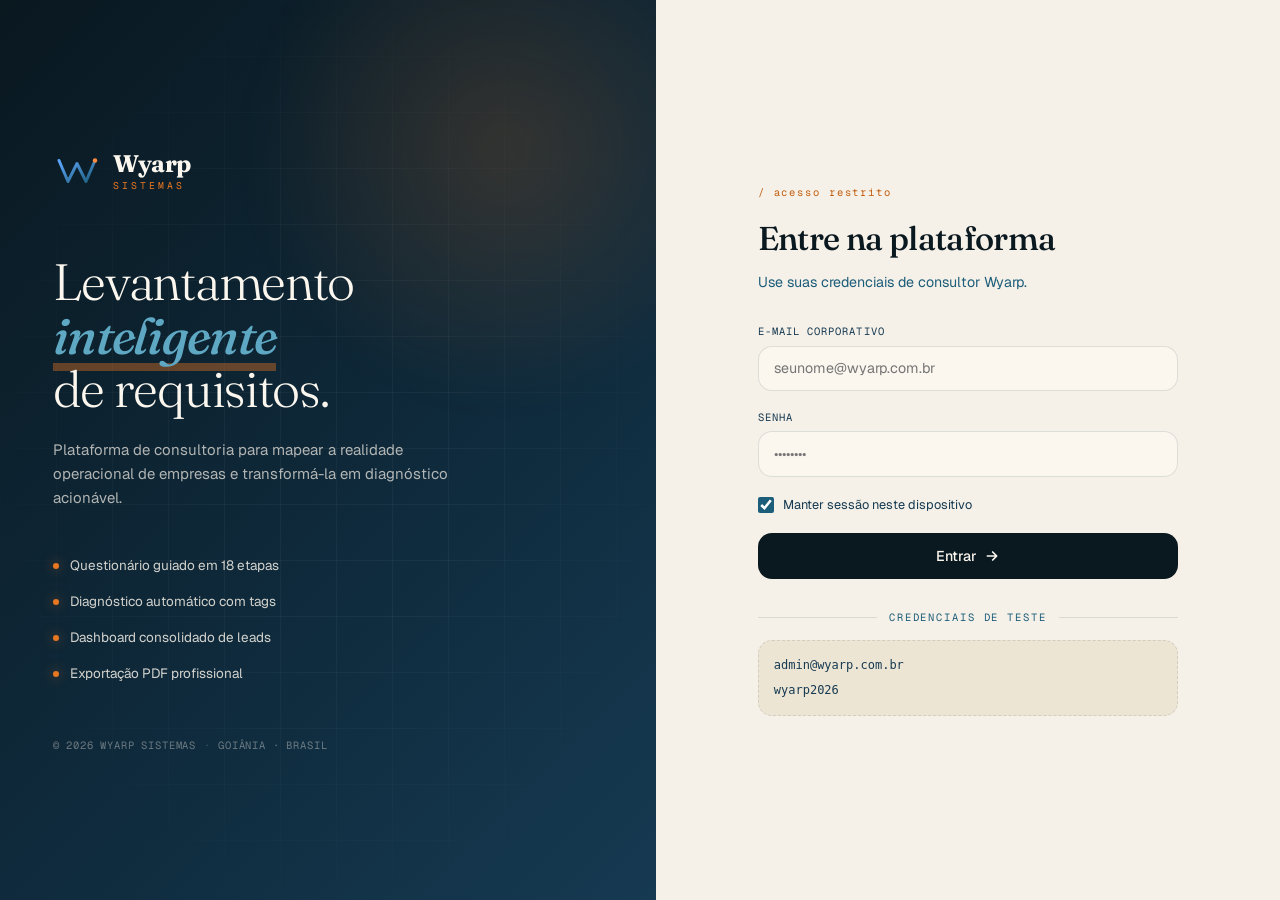
<file: login.html>
<!DOCTYPE html>
<html lang="pt-br">
<head>
  <meta charset="UTF-8">
  <meta name="viewport" content="width=device-width, initial-scale=1.0">
  <title>Wyarp Sistemas · Acesso do Consultor</title>
  <link rel="preconnect" href="https://fonts.googleapis.com">
  <link rel="preconnect" href="https://fonts.gstatic.com" crossorigin>
  <link href="https://fonts.googleapis.com/css2?family=Fraunces:opsz,wght@9..144,300;9..144,500;9..144,700;9..144,900&family=Geist:wght@300;400;500;600;700&family=Geist+Mono:wght@400;500&display=swap" rel="stylesheet">
  <link rel="stylesheet" href="./assets/style.css">
</head>
<body class="auth-body">
  <div class="auth-canvas">
    <!-- Lado esquerdo: marca -->
    <aside class="auth-brand">
      <div class="auth-brand-grid"></div>
      <div class="auth-brand-glow"></div>

      <div class="auth-brand-inner">
        <div class="brand-mark">
          <svg viewBox="0 0 64 64" class="brand-mark-svg" aria-hidden="true">
            <defs>
              <linearGradient id="bgrad" x1="0" y1="0" x2="1" y2="1">
                <stop offset="0%" stop-color="#5fa8ff"/>
                <stop offset="100%" stop-color="#1c5d7a"/>
              </linearGradient>
            </defs>
            <path d="M8 18 L20 46 L32 22 L44 46 L56 18" stroke="url(#bgrad)" stroke-width="4" fill="none" stroke-linecap="round" stroke-linejoin="round"/>
            <circle cx="56" cy="18" r="3" fill="#ff8a3d"/>
          </svg>
          <div class="brand-mark-text">
            <span class="brand-name">Wyarp</span>
            <span class="brand-sub">sistemas</span>
          </div>
        </div>

        <h1 class="auth-headline">
          Levantamento <em>inteligente</em><br>
          de requisitos.
        </h1>
        <p class="auth-tagline">
          Plataforma de consultoria para mapear a realidade operacional de empresas e transformá-la em diagnóstico acionável.
        </p>

        <ul class="auth-features">
          <li><span class="dot"></span> Questionário guiado em 18 etapas</li>
          <li><span class="dot"></span> Diagnóstico automático com tags</li>
          <li><span class="dot"></span> Dashboard consolidado de leads</li>
          <li><span class="dot"></span> Exportação PDF profissional</li>
        </ul>

        <div class="auth-footnote">
          <span>© 2026 Wyarp Sistemas</span>
          <span class="dot-sep">·</span>
          <span>Goiânia · Brasil</span>
        </div>
      </div>
    </aside>

    <!-- Lado direito: formulário -->
    <main class="auth-form-area">
      <div class="auth-form-card">
        <span class="auth-eyebrow">/ acesso restrito</span>
        <h2 class="auth-title">Entre na plataforma</h2>
        <p class="auth-desc">Use suas credenciais de consultor Wyarp.</p>

        <form id="loginForm" class="auth-form" autocomplete="on">
          <label class="field">
            <span class="field-label">E-mail corporativo</span>
            <input type="email" id="email" name="email" required placeholder="seunome@wyarp.com.br" autocomplete="username">
          </label>

          <label class="field">
            <span class="field-label">Senha</span>
            <input type="password" id="password" name="password" required placeholder="••••••••" autocomplete="current-password">
          </label>

          <label class="checkbox-line">
            <input type="checkbox" id="remember" checked>
            <span>Manter sessão neste dispositivo</span>
          </label>

          <button type="submit" class="btn-solid" id="btnLogin">
            <span>Entrar</span>
            <svg width="16" height="16" viewBox="0 0 24 24" fill="none" stroke="currentColor" stroke-width="2.5" stroke-linecap="round" stroke-linejoin="round"><path d="M5 12h14M13 6l6 6-6 6"/></svg>
          </button>

          <div id="loginError" class="auth-error" hidden></div>
        </form>

        <div class="auth-divider"><span>credenciais de teste</span></div>
        <div class="auth-demo">
          <code>admin@wyarp.com.br</code>
          <code>wyarp2026</code>
        </div>
      </div>
    </main>
  </div>

  <script src="./assets/api.js"></script>
  <script src="./assets/auth.js"></script>
  <script>
    // Se já estiver logado, redireciona para o dashboard
    if (WyarpAuth.isLogged()) {
      window.location.href = './dashboard.html';
    }

    document.getElementById('loginForm').addEventListener('submit', async (e) => {
      e.preventDefault();
      const email = document.getElementById('email').value.trim();
      const password = document.getElementById('password').value;
      const btn = document.getElementById('btnLogin');
      const err = document.getElementById('loginError');

      err.hidden = true;
      btn.disabled = true;
      btn.querySelector('span').textContent = 'Verificando...';

      try {
        await WyarpAuth.login(email, password);
        window.location.href = './dashboard.html';
      } catch (ex) {
        err.hidden = false;
        err.textContent = ex.message || 'Credenciais inválidas.';
        btn.disabled = false;
        btn.querySelector('span').textContent = 'Entrar';
      }
    });
  </script>
</body>
</html>
</file>
<file: assets/style.css>
/* =================================================================
   WYARP SISTEMAS · Design System
   Editorial corporate aesthetic — azul-petróleo + laranja queimado
   ================================================================= */

:root {
  /* Paleta */
  --ink-900: #0a1820;
  --ink-800: #0f2b3d;
  --ink-700: #163a52;
  --ink-600: #1c5d7a;
  --ink-500: #2b7a9b;
  --ink-300: #5fa8c4;
  --ink-200: #a4c7d6;
  --ink-100: #d8e5ec;
  --ink-050: #eef3f7;

  --paper: #f6f1e8;
  --paper-deep: #ede5d4;
  --paper-warm: #fbf7ef;

  --accent: #e87722;
  --accent-deep: #c25e10;
  --accent-soft: #ffe6cf;

  --success: #1c7a5d;
  --danger: #c0392b;
  --warning: #b8860b;

  --line: rgba(15, 43, 61, 0.12);
  --line-soft: rgba(15, 43, 61, 0.06);
  --shadow-sm: 0 1px 2px rgba(15, 43, 61, 0.06), 0 2px 8px rgba(15, 43, 61, 0.04);
  --shadow-md: 0 4px 16px rgba(15, 43, 61, 0.08), 0 12px 32px rgba(15, 43, 61, 0.06);
  --shadow-lg: 0 12px 32px rgba(15, 43, 61, 0.12), 0 30px 60px -20px rgba(15, 43, 61, 0.18);

  /* Tipografia */
  --font-display: 'Fraunces', 'Times New Roman', serif;
  --font-body: 'Geist', system-ui, -apple-system, sans-serif;
  --font-mono: 'Geist Mono', 'JetBrains Mono', monospace;

  /* Geometria */
  --r-sm: 8px;
  --r-md: 14px;
  --r-lg: 20px;
  --r-xl: 28px;
}

* {
  margin: 0;
  padding: 0;
  box-sizing: border-box;
}

html, body {
  font-family: var(--font-body);
  color: var(--ink-900);
  background: var(--paper);
  font-size: 15px;
  line-height: 1.55;
  -webkit-font-smoothing: antialiased;
  -moz-osx-font-smoothing: grayscale;
}

/* Textura papel global */
body::before {
  content: '';
  position: fixed;
  inset: 0;
  pointer-events: none;
  background-image:
    radial-gradient(circle at 20% 30%, rgba(232, 119, 34, 0.04), transparent 50%),
    radial-gradient(circle at 80% 70%, rgba(28, 93, 122, 0.05), transparent 50%);
  z-index: 0;
}

.hide { display: none !important; }

/* =================================================================
   AUTH / LOGIN
   ================================================================= */
.auth-body {
  min-height: 100vh;
  background: var(--paper);
  display: flex;
  align-items: stretch;
}

.auth-canvas {
  display: grid;
  grid-template-columns: 1.05fr 1fr;
  width: 100%;
  min-height: 100vh;
}

.auth-brand {
  position: relative;
  background: linear-gradient(135deg, var(--ink-900) 0%, var(--ink-800) 60%, var(--ink-700) 100%);
  color: var(--paper-warm);
  padding: 3rem 3.5rem;
  display: flex;
  align-items: center;
  overflow: hidden;
}

.auth-brand-grid {
  position: absolute;
  inset: 0;
  background-image:
    linear-gradient(rgba(255,255,255,0.04) 1px, transparent 1px),
    linear-gradient(90deg, rgba(255,255,255,0.04) 1px, transparent 1px);
  background-size: 56px 56px;
  mask-image: radial-gradient(ellipse at 50% 50%, black 30%, transparent 80%);
}

.auth-brand-glow {
  position: absolute;
  width: 600px;
  height: 600px;
  border-radius: 50%;
  background: radial-gradient(circle, rgba(232,119,34,0.18), transparent 60%);
  top: -150px;
  right: -150px;
  filter: blur(20px);
}

.auth-brand-inner {
  position: relative;
  z-index: 2;
  max-width: 480px;
}

.brand-mark {
  display: flex;
  align-items: center;
  gap: 0.85rem;
  margin-bottom: 4rem;
}

.brand-mark-svg {
  width: 48px;
  height: 48px;
  flex-shrink: 0;
}

.brand-mark-svg.sm {
  width: 32px;
  height: 32px;
}

.brand-mark-text {
  display: flex;
  flex-direction: column;
  line-height: 1;
}

.brand-name {
  font-family: var(--font-display);
  font-weight: 700;
  font-size: 1.6rem;
  letter-spacing: -0.02em;
}

.brand-sub {
  font-family: var(--font-mono);
  font-size: 0.65rem;
  letter-spacing: 0.3em;
  text-transform: uppercase;
  color: var(--accent);
  margin-top: 0.3rem;
}

.auth-headline {
  font-family: var(--font-display);
  font-weight: 300;
  font-size: clamp(2.4rem, 4vw, 3.4rem);
  line-height: 1.05;
  letter-spacing: -0.025em;
  margin-bottom: 1.5rem;
}

.auth-headline em {
  font-style: italic;
  font-weight: 500;
  color: var(--ink-300);
  position: relative;
}

.auth-headline em::after {
  content: '';
  position: absolute;
  left: 0;
  bottom: -4px;
  width: 100%;
  height: 8px;
  background: var(--accent);
  opacity: 0.4;
  z-index: -1;
}

.auth-tagline {
  font-size: 1rem;
  line-height: 1.6;
  color: rgba(246, 241, 232, 0.7);
  margin-bottom: 2.5rem;
  max-width: 420px;
}

.auth-features {
  list-style: none;
  margin-bottom: 3rem;
}

.auth-features li {
  display: flex;
  align-items: center;
  gap: 0.75rem;
  padding: 0.5rem 0;
  font-size: 0.9rem;
  color: rgba(246, 241, 232, 0.85);
}

.auth-features .dot {
  width: 6px;
  height: 6px;
  border-radius: 50%;
  background: var(--accent);
  flex-shrink: 0;
  box-shadow: 0 0 12px rgba(232, 119, 34, 0.6);
}

.auth-footnote {
  font-family: var(--font-mono);
  font-size: 0.7rem;
  letter-spacing: 0.08em;
  color: rgba(246, 241, 232, 0.4);
  text-transform: uppercase;
  display: flex;
  gap: 0.5rem;
}

.dot-sep { opacity: 0.5; }

/* Formulário */
.auth-form-area {
  display: flex;
  align-items: center;
  justify-content: center;
  padding: 3rem;
  background: var(--paper);
  position: relative;
}

.auth-form-card {
  width: 100%;
  max-width: 420px;
}

.auth-eyebrow,
.eyebrow {
  font-family: var(--font-mono);
  font-size: 0.7rem;
  letter-spacing: 0.18em;
  color: var(--accent-deep);
  text-transform: lowercase;
  display: block;
  margin-bottom: 0.8rem;
}

.auth-title {
  font-family: var(--font-display);
  font-size: 2.2rem;
  font-weight: 500;
  letter-spacing: -0.02em;
  color: var(--ink-900);
  margin-bottom: 0.5rem;
}

.auth-desc {
  color: var(--ink-600);
  margin-bottom: 2rem;
  font-size: 0.95rem;
}

.auth-form {
  display: flex;
  flex-direction: column;
  gap: 1.2rem;
}

.field {
  display: flex;
  flex-direction: column;
  gap: 0.4rem;
}

.field-label {
  font-family: var(--font-mono);
  font-size: 0.7rem;
  letter-spacing: 0.1em;
  text-transform: uppercase;
  color: var(--ink-700);
}

.field input,
.field select,
.field textarea {
  font-family: var(--font-body);
  font-size: 0.95rem;
  padding: 0.85rem 1rem;
  border: 1.5px solid var(--line);
  border-radius: var(--r-md);
  background: var(--paper-warm);
  color: var(--ink-900);
  transition: 0.18s ease;
}

.field input:focus,
.field select:focus,
.field textarea:focus {
  outline: none;
  border-color: var(--ink-600);
  background: white;
  box-shadow: 0 0 0 4px rgba(28, 93, 122, 0.12);
}

.checkbox-line {
  display: flex;
  align-items: center;
  gap: 0.6rem;
  font-size: 0.85rem;
  color: var(--ink-700);
  cursor: pointer;
}

.checkbox-line input { accent-color: var(--ink-600); width: 16px; height: 16px; }

.btn-solid {
  display: inline-flex;
  align-items: center;
  justify-content: center;
  gap: 0.5rem;
  background: var(--ink-900);
  color: var(--paper-warm);
  padding: 0.95rem 1.6rem;
  border: none;
  border-radius: var(--r-md);
  font-family: var(--font-body);
  font-weight: 500;
  font-size: 0.95rem;
  cursor: pointer;
  transition: 0.18s ease;
  text-decoration: none;
  position: relative;
  overflow: hidden;
}

.btn-solid::after {
  content: '';
  position: absolute;
  inset: 0;
  background: linear-gradient(135deg, transparent, var(--accent));
  opacity: 0;
  transition: 0.25s;
}

.btn-solid:hover:not(:disabled) {
  background: var(--ink-700);
  transform: translateY(-1px);
  box-shadow: var(--shadow-md);
}

.btn-solid:disabled { opacity: 0.6; cursor: not-allowed; }
.btn-solid > * { position: relative; z-index: 1; }

.btn-ghost {
  display: inline-flex;
  align-items: center;
  gap: 0.4rem;
  background: transparent;
  color: var(--ink-800);
  border: 1.5px solid var(--line);
  padding: 0.7rem 1.2rem;
  border-radius: var(--r-md);
  font-family: var(--font-body);
  font-weight: 500;
  font-size: 0.85rem;
  cursor: pointer;
  transition: 0.18s;
}

.btn-ghost:hover {
  background: var(--ink-050);
  border-color: var(--ink-300);
}

.auth-error {
  background: #fdecea;
  color: var(--danger);
  padding: 0.7rem 1rem;
  border-radius: var(--r-sm);
  font-size: 0.85rem;
  border-left: 3px solid var(--danger);
}

.auth-divider {
  display: flex;
  align-items: center;
  margin: 2rem 0 1rem;
  color: var(--ink-600);
  font-family: var(--font-mono);
  font-size: 0.7rem;
  letter-spacing: 0.18em;
  text-transform: uppercase;
}

.auth-divider::before,
.auth-divider::after {
  content: '';
  flex: 1;
  height: 1px;
  background: var(--line);
}

.auth-divider span { padding: 0 0.8rem; }

.auth-demo {
  background: var(--paper-deep);
  border-radius: var(--r-md);
  padding: 1rem;
  display: flex;
  flex-direction: column;
  gap: 0.4rem;
  font-family: var(--font-mono);
  font-size: 0.8rem;
  color: var(--ink-700);
  border: 1px dashed var(--line);
}

.auth-demo code {
  background: transparent;
  display: block;
}

/* =================================================================
   APP / TOPBAR
   ================================================================= */
.app-body {
  min-height: 100vh;
  background: var(--paper);
}

.topbar {
  position: sticky;
  top: 0;
  z-index: 50;
  display: grid;
  grid-template-columns: auto 1fr auto;
  align-items: center;
  gap: 2rem;
  padding: 1rem 2rem;
  background: rgba(246, 241, 232, 0.85);
  backdrop-filter: blur(20px);
  -webkit-backdrop-filter: blur(20px);
  border-bottom: 1px solid var(--line);
}

.topbar-brand {
  display: flex;
  align-items: center;
  gap: 0.7rem;
  text-decoration: none;
  color: var(--ink-900);
}

.topbar-brand span {
  font-family: var(--font-display);
  font-size: 1.2rem;
  font-weight: 500;
  letter-spacing: -0.01em;
}

.topbar-brand span strong {
  font-weight: 700;
  color: var(--ink-800);
}

.topbar-nav {
  display: flex;
  gap: 0.3rem;
  justify-self: center;
}

.topbar-link {
  text-decoration: none;
  font-family: var(--font-mono);
  font-size: 0.72rem;
  letter-spacing: 0.15em;
  text-transform: uppercase;
  color: var(--ink-700);
  padding: 0.5rem 1rem;
  border-radius: var(--r-sm);
  transition: 0.18s;
}

.topbar-link:hover { background: var(--ink-050); color: var(--ink-900); }
.topbar-link.active { background: var(--ink-900); color: var(--paper-warm); }

.topbar-user {
  display: flex;
  align-items: center;
  gap: 0.8rem;
}

.topbar-user-name {
  font-size: 0.85rem;
  color: var(--ink-800);
  font-weight: 500;
}

.topbar-logout {
  background: transparent;
  border: 1.5px solid var(--line);
  color: var(--ink-700);
  padding: 0.45rem;
  border-radius: var(--r-sm);
  cursor: pointer;
  display: flex;
  transition: 0.18s;
}

.topbar-logout:hover { background: var(--ink-050); color: var(--ink-900); border-color: var(--ink-300); }

/* =================================================================
   APP MAIN
   ================================================================= */
.app-main {
  max-width: 1200px;
  margin: 0 auto;
  padding: 3rem 2rem 6rem;
  position: relative;
  z-index: 1;
}

.page-head {
  display: flex;
  align-items: flex-end;
  justify-content: space-between;
  gap: 2rem;
  margin-bottom: 3rem;
  flex-wrap: wrap;
}

.page-title {
  font-family: var(--font-display);
  font-size: clamp(2rem, 3.5vw, 3rem);
  font-weight: 400;
  letter-spacing: -0.025em;
  line-height: 1.05;
  color: var(--ink-900);
}

.page-sub {
  margin-top: 0.7rem;
  color: var(--ink-700);
  font-size: 1rem;
  max-width: 600px;
}

.page-head-meta { display: flex; gap: 0.5rem; }

.meta-pill {
  display: flex;
  flex-direction: column;
  align-items: flex-end;
  gap: 0.2rem;
  background: var(--paper-warm);
  border: 1px solid var(--line);
  padding: 0.6rem 1rem;
  border-radius: var(--r-md);
}

.meta-pill-key {
  font-family: var(--font-mono);
  font-size: 0.65rem;
  letter-spacing: 0.18em;
  text-transform: uppercase;
  color: var(--ink-700);
}

.meta-pill-val {
  display: flex;
  align-items: center;
  gap: 0.4rem;
  font-size: 0.85rem;
  font-weight: 500;
  color: var(--ink-900);
}

.pulse {
  width: 8px;
  height: 8px;
  background: var(--success);
  border-radius: 50%;
  box-shadow: 0 0 0 0 rgba(28, 122, 93, 0.6);
  animation: pulse 2s infinite;
}

@keyframes pulse {
  0% { box-shadow: 0 0 0 0 rgba(28, 122, 93, 0.6); }
  70% { box-shadow: 0 0 0 10px rgba(28, 122, 93, 0); }
  100% { box-shadow: 0 0 0 0 rgba(28, 122, 93, 0); }
}

.page-head-actions { display: flex; gap: 0.6rem; }

/* =================================================================
   PROGRESS BAR (questionário)
   ================================================================= */
.progress-wrap { margin-bottom: 2.5rem; }

.progress-track {
  width: 100%;
  height: 4px;
  background: var(--ink-100);
  border-radius: 2px;
  overflow: hidden;
}

.progress-fill {
  height: 100%;
  width: 0%;
  background: linear-gradient(90deg, var(--ink-800), var(--accent));
  border-radius: 2px;
  transition: width 0.4s cubic-bezier(0.65, 0, 0.35, 1);
}

.progress-meta {
  display: flex;
  justify-content: space-between;
  margin-top: 0.6rem;
  font-family: var(--font-mono);
  font-size: 0.72rem;
  letter-spacing: 0.1em;
  text-transform: uppercase;
  color: var(--ink-700);
}

/* =================================================================
   QUESTION CARD
   ================================================================= */
.q-card {
  background: var(--paper-warm);
  border: 1px solid var(--line);
  border-radius: var(--r-xl);
  padding: 2.5rem;
  box-shadow: var(--shadow-md);
  position: relative;
  overflow: hidden;
  animation: cardIn 0.4s cubic-bezier(0.16, 1, 0.3, 1);
}

@keyframes cardIn {
  from { opacity: 0; transform: translateY(12px); }
  to { opacity: 1; transform: translateY(0); }
}

.q-card::before {
  content: '';
  position: absolute;
  top: 0; left: 0;
  width: 60px;
  height: 4px;
  background: var(--accent);
}

.q-step {
  font-family: var(--font-mono);
  font-size: 0.7rem;
  letter-spacing: 0.2em;
  color: var(--accent-deep);
  text-transform: uppercase;
  margin-bottom: 1rem;
  display: block;
}

.q-title {
  font-family: var(--font-display);
  font-size: 1.7rem;
  font-weight: 500;
  letter-spacing: -0.02em;
  color: var(--ink-900);
  margin-bottom: 0.8rem;
  line-height: 1.2;
}

.q-desc {
  color: var(--ink-700);
  font-size: 0.95rem;
  margin-bottom: 1.8rem;
  border-left: 3px solid var(--ink-300);
  padding-left: 1rem;
  font-style: italic;
}

.q-flags {
  display: flex;
  flex-wrap: wrap;
  gap: 0.4rem;
  margin-bottom: 1.5rem;
}

.q-flag {
  font-family: var(--font-mono);
  font-size: 0.65rem;
  letter-spacing: 0.12em;
  text-transform: uppercase;
  background: var(--ink-050);
  color: var(--ink-700);
  padding: 0.3rem 0.7rem;
  border-radius: 40px;
  border: 1px solid var(--line);
}

.q-input,
.q-select,
.q-textarea {
  width: 100%;
  padding: 1rem 1.2rem;
  border: 1.5px solid var(--line);
  border-radius: var(--r-md);
  font-family: var(--font-body);
  font-size: 1rem;
  background: white;
  color: var(--ink-900);
  transition: 0.18s;
}

.q-input:focus,
.q-select:focus,
.q-textarea:focus {
  outline: none;
  border-color: var(--ink-600);
  box-shadow: 0 0 0 4px rgba(28, 93, 122, 0.1);
}

.q-options {
  display: flex;
  flex-direction: column;
  gap: 0.55rem;
}

.q-option {
  display: flex;
  align-items: center;
  gap: 0.85rem;
  padding: 0.95rem 1.1rem;
  background: white;
  border: 1.5px solid var(--line);
  border-radius: var(--r-md);
  cursor: pointer;
  transition: 0.18s;
  font-size: 0.95rem;
}

.q-option:hover {
  border-color: var(--ink-300);
  background: var(--paper-warm);
  transform: translateX(2px);
}

.q-option input {
  accent-color: var(--ink-800);
  width: 18px;
  height: 18px;
  flex-shrink: 0;
}

.q-option.selected {
  border-color: var(--ink-800);
  background: var(--ink-050);
  box-shadow: inset 3px 0 0 var(--accent);
}

/* Departamentos */
.dept-custom-area {
  margin-top: 1.2rem;
  padding: 1.2rem;
  background: var(--paper-deep);
  border-radius: var(--r-md);
  border: 1px dashed var(--line);
}

.dept-custom-title {
  font-family: var(--font-mono);
  font-size: 0.72rem;
  letter-spacing: 0.15em;
  text-transform: uppercase;
  color: var(--ink-700);
  margin-bottom: 0.7rem;
}

.dept-inline {
  display: flex;
  gap: 0.5rem;
}

.dept-inline input { flex: 1; }

.dept-tags {
  display: flex;
  flex-wrap: wrap;
  gap: 0.4rem;
  margin-top: 0.8rem;
}

.dept-tag {
  display: inline-flex;
  align-items: center;
  gap: 0.4rem;
  background: var(--ink-800);
  color: var(--paper-warm);
  padding: 0.35rem 0.4rem 0.35rem 0.85rem;
  border-radius: 40px;
  font-size: 0.8rem;
  font-weight: 500;
}

.dept-tag button {
  background: rgba(255,255,255,0.15);
  border: none;
  color: white;
  border-radius: 50%;
  width: 20px;
  height: 20px;
  cursor: pointer;
  display: inline-flex;
  align-items: center;
  justify-content: center;
  font-size: 0.85rem;
  line-height: 1;
}

.dept-tag button:hover { background: var(--accent); }

/* Navegação do questionário */
.q-nav {
  display: flex;
  justify-content: space-between;
  align-items: center;
  margin-top: 2rem;
  padding-top: 1.5rem;
  border-top: 1px solid var(--line);
}

.q-nav .right-side {
  display: flex;
  gap: 0.6rem;
  margin-left: auto;
}

/* =================================================================
   RESUMO / DIAGNÓSTICO
   ================================================================= */
.diag-wrap {
  display: grid;
  grid-template-columns: 1fr;
  gap: 1.5rem;
}

.diag-hero {
  background: linear-gradient(135deg, var(--ink-900), var(--ink-700));
  color: var(--paper-warm);
  border-radius: var(--r-xl);
  padding: 3rem;
  position: relative;
  overflow: hidden;
}

.diag-hero::before {
  content: '';
  position: absolute;
  width: 400px;
  height: 400px;
  border-radius: 50%;
  background: radial-gradient(circle, rgba(232,119,34,0.25), transparent 70%);
  top: -100px;
  right: -100px;
}

.diag-hero-eyebrow {
  font-family: var(--font-mono);
  font-size: 0.72rem;
  letter-spacing: 0.2em;
  text-transform: uppercase;
  color: var(--accent);
  margin-bottom: 1rem;
  display: block;
  position: relative;
}

.diag-hero h2 {
  font-family: var(--font-display);
  font-size: clamp(2rem, 4vw, 3.2rem);
  font-weight: 400;
  letter-spacing: -0.025em;
  line-height: 1.05;
  position: relative;
  z-index: 1;
}

.diag-hero h2 em {
  font-style: italic;
  color: var(--ink-300);
}

.diag-hero-meta {
  display: flex;
  gap: 2rem;
  margin-top: 2rem;
  flex-wrap: wrap;
  position: relative;
  z-index: 1;
}

.diag-hero-meta div {
  display: flex;
  flex-direction: column;
  gap: 0.2rem;
}

.diag-hero-meta dt {
  font-family: var(--font-mono);
  font-size: 0.65rem;
  letter-spacing: 0.2em;
  text-transform: uppercase;
  color: rgba(246, 241, 232, 0.5);
}

.diag-hero-meta dd { font-size: 1rem; font-weight: 500; }

.diag-grid {
  display: grid;
  grid-template-columns: repeat(auto-fit, minmax(280px, 1fr));
  gap: 1rem;
}

.diag-cell {
  background: var(--paper-warm);
  border: 1px solid var(--line);
  border-radius: var(--r-lg);
  padding: 1.3rem 1.4rem;
  transition: 0.2s;
}

.diag-cell:hover { box-shadow: var(--shadow-sm); border-color: var(--ink-200); }

.diag-cell dt {
  font-family: var(--font-mono);
  font-size: 0.65rem;
  letter-spacing: 0.18em;
  text-transform: uppercase;
  color: var(--ink-700);
  margin-bottom: 0.3rem;
}

.diag-cell dd {
  font-size: 1rem;
  color: var(--ink-900);
  font-weight: 500;
}

.diag-flags-section {
  background: var(--paper-warm);
  border: 1px solid var(--line);
  border-radius: var(--r-xl);
  padding: 2rem;
}

.diag-flags-section h3,
.diag-recs-section h3 {
  font-family: var(--font-display);
  font-size: 1.5rem;
  font-weight: 500;
  letter-spacing: -0.015em;
  margin-bottom: 1.2rem;
  color: var(--ink-900);
}

.diag-flags-list {
  display: flex;
  flex-wrap: wrap;
  gap: 0.5rem;
}

.diag-flag {
  background: var(--ink-050);
  border: 1px solid var(--line);
  padding: 0.5rem 0.9rem;
  border-radius: 40px;
  font-size: 0.85rem;
  color: var(--ink-800);
  display: inline-flex;
  align-items: center;
  gap: 0.4rem;
}

.diag-flag.critical {
  background: #fef3e3;
  border-color: var(--accent);
  color: var(--accent-deep);
}

.diag-recs-section {
  background: linear-gradient(135deg, var(--paper-deep), var(--paper-warm));
  border: 1px solid var(--line);
  border-radius: var(--r-xl);
  padding: 2rem;
}

.diag-rec {
  display: flex;
  gap: 1rem;
  padding: 1rem 0;
  border-bottom: 1px solid var(--line);
}

.diag-rec:last-child { border-bottom: none; }

.diag-rec-num {
  font-family: var(--font-display);
  font-size: 2rem;
  font-weight: 300;
  color: var(--accent);
  font-style: italic;
  line-height: 1;
  flex-shrink: 0;
  min-width: 50px;
}

.diag-rec-body { font-size: 0.95rem; color: var(--ink-800); line-height: 1.6; }

/* Notas */
.notes-section {
  background: var(--paper-warm);
  border: 1px solid var(--line);
  border-radius: var(--r-xl);
  padding: 2rem;
}

.notes-section h3 {
  font-family: var(--font-display);
  font-size: 1.4rem;
  font-weight: 500;
  margin-bottom: 0.5rem;
  color: var(--ink-900);
}

.notes-section .field-label { margin-bottom: 0.8rem; display: block; color: var(--ink-700); }

.notes-section textarea {
  width: 100%;
  padding: 1rem;
  border: 1.5px solid var(--line);
  border-radius: var(--r-md);
  font-family: var(--font-body);
  font-size: 0.95rem;
  background: white;
  color: var(--ink-900);
  resize: vertical;
  min-height: 120px;
  line-height: 1.6;
}

.notes-section textarea:focus {
  outline: none;
  border-color: var(--ink-600);
  box-shadow: 0 0 0 4px rgba(28, 93, 122, 0.1);
}

.notes-actions {
  display: flex;
  gap: 0.6rem;
  margin-top: 1rem;
  flex-wrap: wrap;
}

.btn-success {
  display: inline-flex;
  align-items: center;
  gap: 0.4rem;
  background: var(--success);
  color: white;
  border: none;
  padding: 0.7rem 1.2rem;
  border-radius: var(--r-md);
  font-family: var(--font-body);
  font-weight: 500;
  font-size: 0.9rem;
  cursor: pointer;
  transition: 0.18s;
}

.btn-success:hover { background: #0f5e46; transform: translateY(-1px); }

.diag-actions {
  display: flex;
  justify-content: center;
  gap: 0.6rem;
  margin-top: 1rem;
  flex-wrap: wrap;
}

/* =================================================================
   DASHBOARD
   ================================================================= */
.kpi-grid {
  display: grid;
  grid-template-columns: repeat(auto-fit, minmax(220px, 1fr));
  gap: 1rem;
  margin-bottom: 2rem;
}

.kpi-card {
  background: var(--paper-warm);
  border: 1px solid var(--line);
  border-radius: var(--r-lg);
  padding: 1.5rem;
  position: relative;
  overflow: hidden;
  transition: 0.2s;
}

.kpi-card::before {
  content: '';
  position: absolute;
  top: 0; left: 0;
  height: 3px;
  width: 30px;
  background: var(--ink-300);
}

.kpi-card.kpi-primary { background: linear-gradient(135deg, var(--ink-900), var(--ink-700)); color: var(--paper-warm); }
.kpi-card.kpi-primary::before { background: var(--accent); width: 60px; }
.kpi-card.kpi-primary .kpi-label { color: rgba(246, 241, 232, 0.6); }
.kpi-card.kpi-primary .kpi-delta { color: rgba(246, 241, 232, 0.5); }

.kpi-label {
  font-family: var(--font-mono);
  font-size: 0.7rem;
  letter-spacing: 0.18em;
  text-transform: uppercase;
  color: var(--ink-700);
  display: block;
  margin-bottom: 0.5rem;
}

.kpi-value {
  font-family: var(--font-display);
  font-size: 2.5rem;
  font-weight: 500;
  letter-spacing: -0.03em;
  display: block;
  line-height: 1;
  margin-bottom: 0.5rem;
}

.kpi-delta {
  font-family: var(--font-mono);
  font-size: 0.7rem;
  color: var(--ink-700);
  letter-spacing: 0.05em;
}

.filters {
  display: flex;
  gap: 0.6rem;
  margin-bottom: 1.5rem;
  flex-wrap: wrap;
  align-items: center;
}

.search-field {
  display: flex;
  align-items: center;
  gap: 0.5rem;
  background: var(--paper-warm);
  border: 1.5px solid var(--line);
  border-radius: var(--r-md);
  padding: 0 1rem;
  flex: 1;
  min-width: 250px;
  transition: 0.18s;
}

.search-field svg { color: var(--ink-700); flex-shrink: 0; }

.search-field input {
  border: none;
  background: transparent;
  padding: 0.75rem 0;
  font-size: 0.95rem;
  width: 100%;
  outline: none;
  font-family: var(--font-body);
  color: var(--ink-900);
}

.search-field:focus-within {
  border-color: var(--ink-600);
  background: white;
  box-shadow: 0 0 0 4px rgba(28, 93, 122, 0.1);
}

.filter-select {
  padding: 0.75rem 1rem;
  border: 1.5px solid var(--line);
  border-radius: var(--r-md);
  background: var(--paper-warm);
  font-family: var(--font-body);
  font-size: 0.9rem;
  color: var(--ink-900);
  cursor: pointer;
  transition: 0.18s;
}

.filter-select:focus { outline: none; border-color: var(--ink-600); }

.table-card {
  background: var(--paper-warm);
  border: 1px solid var(--line);
  border-radius: var(--r-xl);
  overflow: hidden;
}

.table-card-head {
  display: flex;
  align-items: center;
  justify-content: space-between;
  padding: 1.2rem 1.5rem;
  border-bottom: 1px solid var(--line);
}

.table-card-head h3 {
  font-family: var(--font-display);
  font-size: 1.2rem;
  font-weight: 500;
  color: var(--ink-900);
}

.table-count {
  font-family: var(--font-mono);
  font-size: 0.72rem;
  letter-spacing: 0.15em;
  text-transform: uppercase;
  color: var(--ink-700);
  background: var(--ink-050);
  padding: 0.3rem 0.7rem;
  border-radius: 40px;
}

.table-wrap { overflow-x: auto; }

.data-table {
  width: 100%;
  border-collapse: collapse;
  font-size: 0.92rem;
}

.data-table thead th {
  text-align: left;
  padding: 0.9rem 1.2rem;
  font-family: var(--font-mono);
  font-size: 0.68rem;
  font-weight: 500;
  letter-spacing: 0.15em;
  text-transform: uppercase;
  color: var(--ink-700);
  background: var(--paper-deep);
  border-bottom: 1px solid var(--line);
}

.data-table tbody td {
  padding: 1rem 1.2rem;
  border-bottom: 1px solid var(--line-soft);
  color: var(--ink-800);
  vertical-align: middle;
}

.data-table tbody tr {
  transition: 0.15s;
  cursor: pointer;
}

.data-table tbody tr:hover { background: var(--paper); }

.data-table .empresa-cell {
  font-weight: 600;
  color: var(--ink-900);
  font-family: var(--font-display);
}

.tag {
  display: inline-block;
  padding: 0.25rem 0.65rem;
  border-radius: 40px;
  font-size: 0.72rem;
  font-weight: 500;
  font-family: var(--font-mono);
  letter-spacing: 0.05em;
  text-transform: uppercase;
}

.tag-positive { background: #e4f3ed; color: var(--success); }
.tag-warning { background: #fef3e3; color: var(--accent-deep); }
.tag-neutral { background: var(--ink-050); color: var(--ink-700); }

.row-action {
  background: transparent;
  border: none;
  color: var(--ink-700);
  cursor: pointer;
  padding: 0.4rem;
  border-radius: var(--r-sm);
  transition: 0.15s;
}

.row-action:hover { background: var(--ink-050); color: var(--ink-900); }

.table-empty {
  text-align: center;
  padding: 3rem 1rem !important;
  color: var(--ink-700);
  font-style: italic;
}

/* =================================================================
   MODAL
   ================================================================= */
.modal-backdrop {
  position: fixed;
  inset: 0;
  background: rgba(10, 24, 32, 0.55);
  backdrop-filter: blur(6px);
  -webkit-backdrop-filter: blur(6px);
  z-index: 100;
  display: flex;
  align-items: center;
  justify-content: center;
  padding: 2rem;
  animation: fadeIn 0.2s ease;
}

@keyframes fadeIn {
  from { opacity: 0; }
  to { opacity: 1; }
}

.modal-panel {
  background: var(--paper);
  border-radius: var(--r-xl);
  max-width: 800px;
  width: 100%;
  max-height: 90vh;
  display: flex;
  flex-direction: column;
  box-shadow: var(--shadow-lg);
  animation: modalIn 0.3s cubic-bezier(0.16, 1, 0.3, 1);
}

@keyframes modalIn {
  from { opacity: 0; transform: translateY(20px) scale(0.98); }
  to { opacity: 1; transform: translateY(0) scale(1); }
}

.modal-head {
  display: flex;
  justify-content: space-between;
  align-items: flex-start;
  padding: 1.8rem 2rem 1.2rem;
  border-bottom: 1px solid var(--line);
}

.modal-head h2 {
  font-family: var(--font-display);
  font-size: 1.8rem;
  font-weight: 500;
  letter-spacing: -0.02em;
  color: var(--ink-900);
}

.modal-close {
  background: var(--ink-050);
  border: none;
  width: 36px;
  height: 36px;
  border-radius: 50%;
  font-size: 1.5rem;
  cursor: pointer;
  color: var(--ink-700);
  line-height: 1;
  transition: 0.15s;
}

.modal-close:hover { background: var(--ink-900); color: white; }

.modal-body { padding: 1.5rem 2rem; overflow-y: auto; flex: 1; }

.modal-foot {
  display: flex;
  justify-content: flex-end;
  gap: 0.6rem;
  padding: 1.2rem 2rem;
  border-top: 1px solid var(--line);
}

/* =================================================================
   RESPONSIVE
   ================================================================= */
@media (max-width: 900px) {
  .auth-canvas { grid-template-columns: 1fr; }
  .auth-brand { padding: 2.5rem 2rem; min-height: auto; }
  .auth-brand-inner { max-width: 100%; }
  .brand-mark { margin-bottom: 2rem; }
  .auth-features { margin-bottom: 1rem; }
  .auth-form-area { padding: 2rem; }
}

@media (max-width: 700px) {
  .topbar { padding: 0.8rem 1rem; gap: 0.5rem; }
  .topbar-nav { display: none; }
  .topbar-user-name { display: none; }
  .app-main { padding: 2rem 1rem 4rem; }
  .q-card { padding: 1.5rem; }
  .q-title { font-size: 1.3rem; }
  .diag-hero { padding: 2rem; }
  .page-head { flex-direction: column; align-items: flex-start; }
  .filters { flex-direction: column; align-items: stretch; }
  .search-field { min-width: auto; }
}

/* Impressão */
@media print {
  body::before, .topbar, .modal-backdrop, .diag-actions, .notes-section .notes-actions { display: none !important; }
  .app-main { padding: 0; max-width: 100%; }
  .diag-hero { background: var(--ink-800) !important; -webkit-print-color-adjust: exact; color-adjust: exact; }
}
</file>
